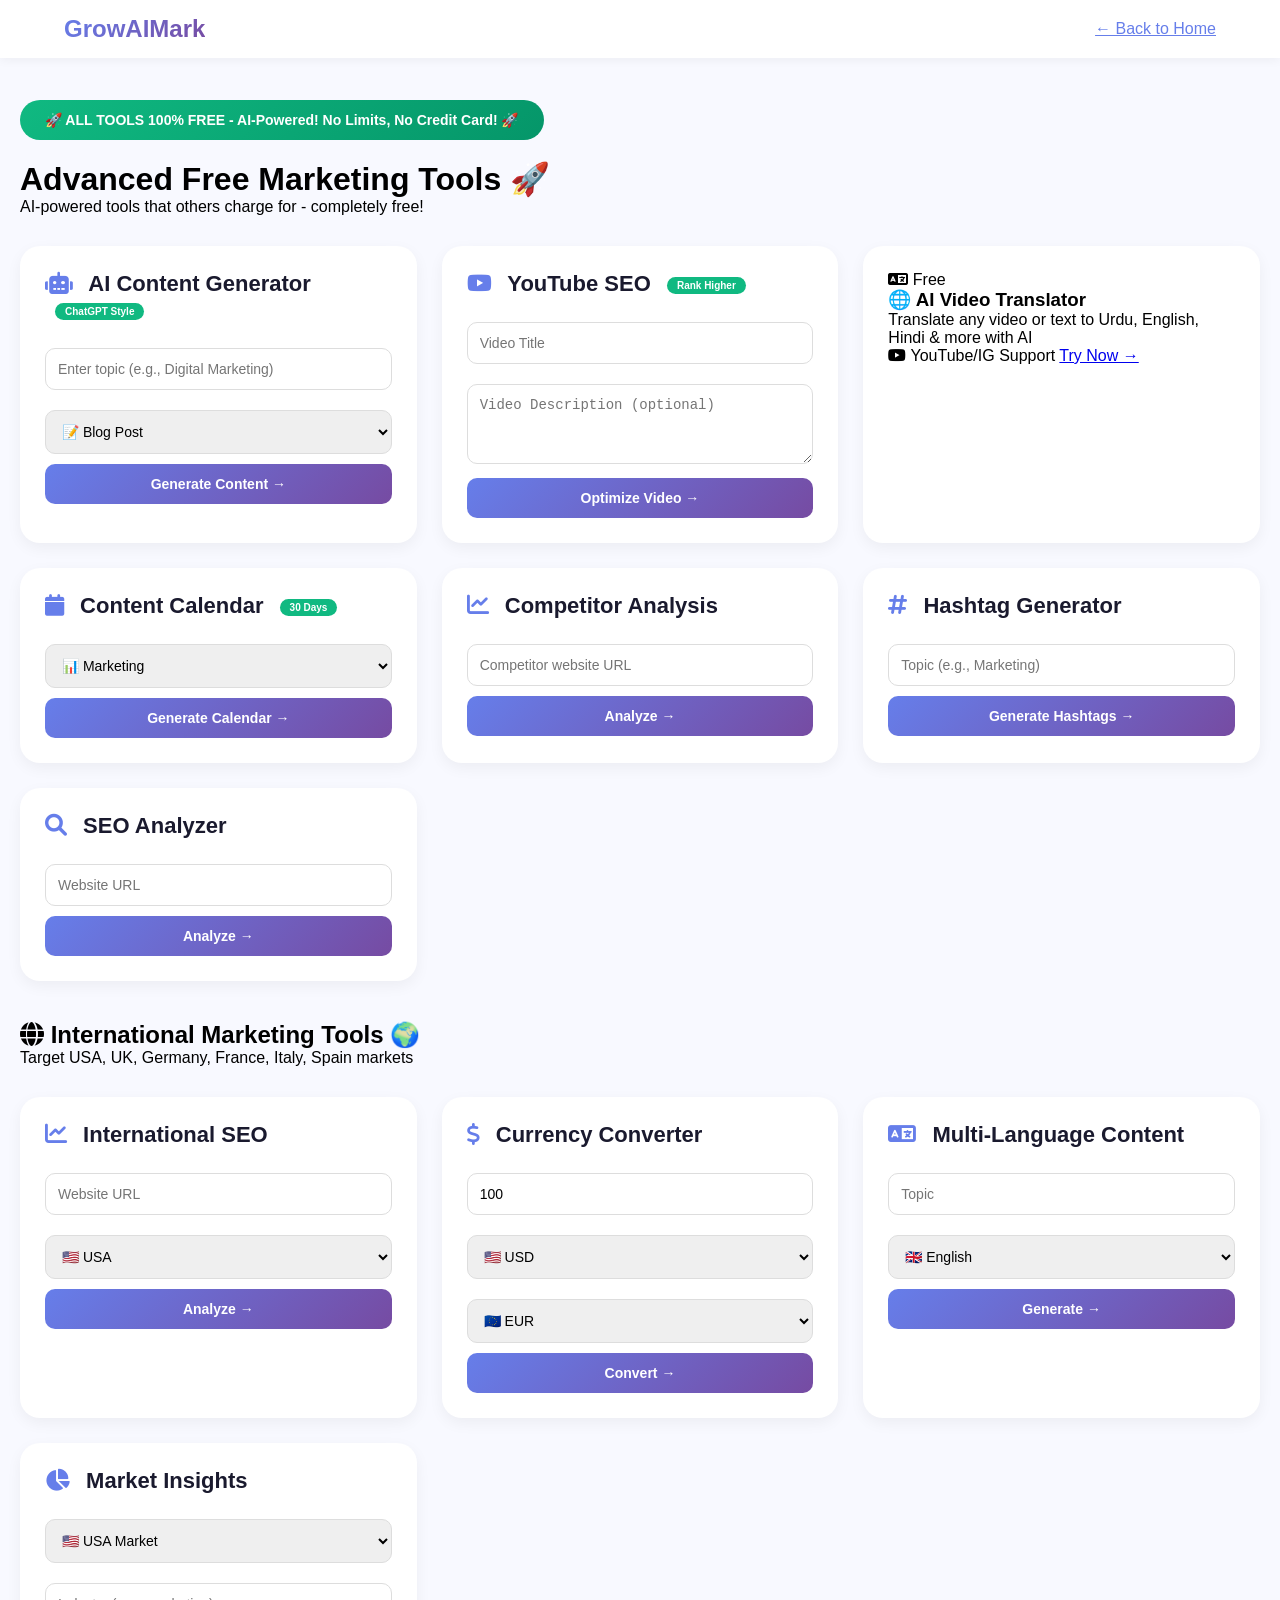
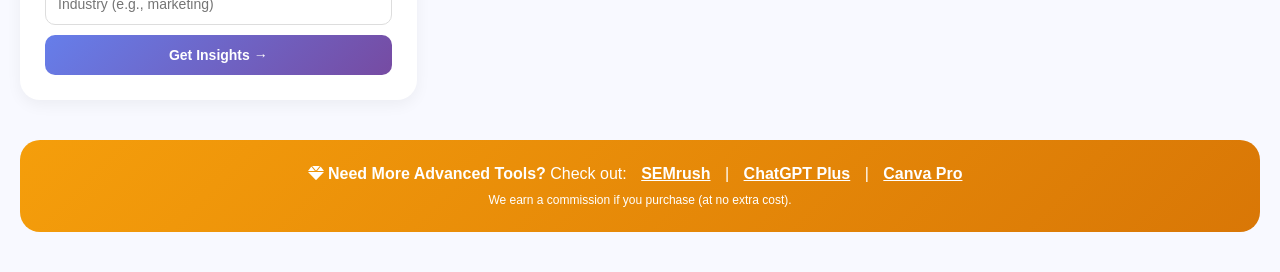
<file: templates/dashboard.html>
<!DOCTYPE html>
<html lang="en">
<head>
    <meta charset="UTF-8">
    <meta name="viewport" content="width=device-width, initial-scale=1.0">
    <title>Advanced Free Tools - GrowAIMark</title>
    <script async src="https://pagead2.googlesyndication.com/pagead/js/adsbygoogle.js?client=ca-pub-5969009960073104"
     crossorigin="anonymous"></script>
    <link href="https://cdnjs.cloudflare.com/ajax/libs/font-awesome/6.0.0/css/all.min.css" rel="stylesheet">
    <style>
        * { margin: 0; padding: 0; box-sizing: border-box; }
        body { font-family: 'Inter', sans-serif; background: #f8f9ff; }

        .navbar {
            position: fixed; top: 0; width: 100%; padding: 15px 5%;
            background: white; display: flex; justify-content: space-between;
            align-items: center; box-shadow: 0 2px 10px rgba(0,0,0,0.05);
            z-index: 1000;
        }
        .logo { font-size: 24px; font-weight: 800; background: linear-gradient(135deg, #667eea, #764ba2); -webkit-background-clip: text; -webkit-text-fill-color: transparent; text-decoration: none; }

        .dashboard-container { max-width: 1400px; margin: 100px auto 40px; padding: 0 20px; }

        .free-badge {
            background: linear-gradient(135deg, #10b981, #059669);
            color: white; padding: 12px 25px; border-radius: 50px;
            display: inline-block; font-size: 14px; margin-bottom: 20px;
            font-weight: 600;
        }

        .tools-grid { display: grid; grid-template-columns: repeat(3, 1fr); gap: 25px; margin-top: 30px; }
        .tool-card {
            background: white; border-radius: 20px; padding: 25px;
            box-shadow: 0 5px 15px rgba(0,0,0,0.05); transition: 0.3s;
        }
        .tool-card:hover { transform: translateY(-5px); box-shadow: 0 15px 35px rgba(0,0,0,0.1); }
        .tool-card h2 { margin-bottom: 15px; color: #1a1a2e; font-size: 22px; }
        .tool-card h2 i { color: #667eea; margin-right: 10px; }
        .tool-card input, .tool-card select, .tool-card textarea {
            width: 100%; padding: 12px; margin: 10px 0;
            border: 1px solid #ddd; border-radius: 10px;
            font-size: 14px;
        }
        .tool-card textarea { min-height: 80px; resize: vertical; }
        .btn-primary {
            background: linear-gradient(135deg, #667eea, #764ba2);
            color: white; padding: 12px 25px; border: none;
            border-radius: 10px; cursor: pointer; width: 100%;
            font-weight: 600; font-size: 14px;
        }
        .result { margin-top: 20px; padding: 20px; background: #f8f9ff; border-radius: 10px; display: none; max-height: 400px; overflow-y: auto; }
        .result h3 { color: #667eea; margin-bottom: 15px; font-size: 18px; }
        .result pre { white-space: pre-wrap; font-family: inherit; line-height: 1.6; }

        @media (max-width: 1024px) { .tools-grid { grid-template-columns: repeat(2, 1fr); } }
        @media (max-width: 768px) { .tools-grid { grid-template-columns: 1fr; } }

        .affiliate-banner {
            background: linear-gradient(135deg, #f59e0b, #d97706);
            color: white; padding: 25px; border-radius: 20px;
            margin-top: 40px; text-align: center;
        }
        .affiliate-banner a { color: white; font-weight: bold; margin: 0 10px; }

        .tool-tag {
            display: inline-block;
            background: #10b981;
            color: white;
            font-size: 10px;
            padding: 3px 10px;
            border-radius: 20px;
            margin-left: 10px;
            vertical-align: middle;
        }
    </style>
</head>
<body>
    <nav class="navbar">
        <a href="/" class="logo">GrowAIMark</a>
        <a href="/" style="color:#667eea;">← Back to Home</a>
    </nav>

    <div class="dashboard-container">
        <div class="free-badge">
            🚀 ALL TOOLS 100% FREE - AI-Powered! No Limits, No Credit Card! 🚀
        </div>

        <h1>Advanced Free Marketing Tools 🚀</h1>
        <p>AI-powered tools that others charge for - completely free!</p>

        <div class="tools-grid">
            <!-- AI Content Generator -->
            <div class="tool-card">
                <h2><i class="fas fa-robot"></i> AI Content Generator <span class="tool-tag">ChatGPT Style</span></h2>
                <input type="text" id="content-topic" placeholder="Enter topic (e.g., Digital Marketing)">
                <select id="content-type">
                    <option value="blog">📝 Blog Post</option>
                    <option value="social">📱 Social Media Post</option>
                    <option value="email">📧 Email Newsletter</option>
                    <option value="ad">🎯 Ad Copy</option>
                </select>
                <button class="btn-primary" onclick="generateContent()">Generate Content →</button>
                <div id="content-result" class="result"></div>
            </div>

            <!-- YouTube SEO Optimizer -->
            <div class="tool-card">
                <h2><i class="fab fa-youtube"></i> YouTube SEO <span class="tool-tag">Rank Higher</span></h2>
                <input type="text" id="video-title" placeholder="Video Title">
                <textarea id="video-desc" placeholder="Video Description (optional)"></textarea>
                <button class="btn-primary" onclick="optimizeYoutube()">Optimize Video →</button>
                <div id="youtube-result" class="result"></div>
            </div>
            <!-- AI Translator Card - Add this with other tools -->
<div class="tool-card">
    <div class="tool-header">
        <i class="fas fa-language"></i>
        <span class="tool-badge free">Free</span>
    </div>
    <h3>🌐 AI Video Translator</h3>
    <p>Translate any video or text to Urdu, English, Hindi & more with AI</p>
    <div class="tool-meta">
        <span><i class="fab fa-youtube"></i> YouTube/IG Support</span>
        <a href="/translator" class="tool-link">Try Now →</a>
    </div>
</div>
            <!-- Content Calendar -->
            <div class="tool-card">
                <h2><i class="fas fa-calendar"></i> Content Calendar <span class="tool-tag">30 Days</span></h2>
                <select id="calendar-niche">
                    <option value="marketing">📊 Marketing</option>
                    <option value="seo">🔍 SEO</option>
                    <option value="social">📱 Social Media</option>
                </select>
                <button class="btn-primary" onclick="generateCalendar()">Generate Calendar →</button>
                <div id="calendar-result" class="result"></div>
            </div>

            <!-- Competitor Analysis -->
            <div class="tool-card">
                <h2><i class="fas fa-chart-line"></i> Competitor Analysis</h2>
                <input type="text" id="competitor-url" placeholder="Competitor website URL">
                <button class="btn-primary" onclick="analyzeCompetitor()">Analyze →</button>
                <div id="competitor-result" class="result"></div>
            </div>

            <!-- Hashtag Generator -->
            <div class="tool-card">
                <h2><i class="fas fa-hashtag"></i> Hashtag Generator</h2>
                <input type="text" id="hashtag-topic" placeholder="Topic (e.g., Marketing)">
                <button class="btn-primary" onclick="generateHashtags()">Generate Hashtags →</button>
                <div id="hashtag-result" class="result"></div>
            </div>

            <!-- SEO Analyzer (Existing) -->
            <div class="tool-card">
                <h2><i class="fas fa-search"></i> SEO Analyzer</h2>
                <input type="url" id="seo-url" placeholder="Website URL">
                <button class="btn-primary" onclick="analyzeSEO()">Analyze →</button>
                <div id="seo-result" class="result"></div>
            </div>
        </div>
        <!-- International Tools Section -->
<div style="margin: 40px 0 20px;">
    <h2><i class="fas fa-globe"></i> International Marketing Tools 🌍</h2>
    <p>Target USA, UK, Germany, France, Italy, Spain markets</p>
</div>

<div class="tools-grid">
    <!-- International SEO -->
    <div class="tool-card">
        <h2><i class="fas fa-chart-line"></i> International SEO</h2>
        <input type="url" id="intl-url" placeholder="Website URL">
        <select id="intl-country">
            <option value="us">🇺🇸 USA</option>
            <option value="uk">🇬🇧 United Kingdom</option>
            <option value="de">🇩🇪 Germany</option>
            <option value="fr">🇫🇷 France</option>
            <option value="it">🇮🇹 Italy</option>
            <option value="es">🇪🇸 Spain</option>
        </select>
        <button class="btn-primary" onclick="analyzeInternationalSEO()">Analyze →</button>
        <div id="intl-result" class="result"></div>
    </div>

    <!-- Currency Converter -->
    <div class="tool-card">
        <h2><i class="fas fa-dollar-sign"></i> Currency Converter</h2>
        <input type="number" id="currency-amount" placeholder="Amount" value="100">
        <select id="currency-from">
            <option value="USD">🇺🇸 USD</option>
            <option value="EUR">🇪🇺 EUR</option>
            <option value="GBP">🇬🇧 GBP</option>
            <option value="PKR">🇵🇰 PKR</option>
        </select>
        <select id="currency-to">
            <option value="EUR">🇪🇺 EUR</option>
            <option value="USD">🇺🇸 USD</option>
            <option value="GBP">🇬🇧 GBP</option>
            <option value="PKR">🇵🇰 PKR</option>
        </select>
        <button class="btn-primary" onclick="convertCurrency()">Convert →</button>
        <div id="currency-result" class="result"></div>
    </div>

    <!-- Multi-Language Content -->
    <div class="tool-card">
        <h2><i class="fas fa-language"></i> Multi-Language Content</h2>
        <input type="text" id="ml-topic" placeholder="Topic">
        <select id="ml-language">
            <option value="en">🇬🇧 English</option>
            <option value="es">🇪🇸 Spanish</option>
            <option value="fr">🇫🇷 French</option>
            <option value="de">🇩🇪 German</option>
            <option value="it">🇮🇹 Italian</option>
        </select>
        <button class="btn-primary" onclick="generateMultilanguage()">Generate →</button>
        <div id="ml-result" class="result"></div>
    </div>

    <!-- Market Insights -->
    <div class="tool-card">
        <h2><i class="fas fa-chart-pie"></i> Market Insights</h2>
        <select id="market-country">
            <option value="us">🇺🇸 USA Market</option>
            <option value="uk">🇬🇧 UK Market</option>
            <option value="eu">🇪🇺 Europe Market</option>
        </select>
        <input type="text" id="market-industry" placeholder="Industry (e.g., marketing)">
        <button class="btn-primary" onclick="getMarketInsights()">Get Insights →</button>
        <div id="market-result" class="result"></div>
    </div>
</div>

<script>
// International SEO
async function analyzeInternationalSEO() {
    const url = document.getElementById('intl-url').value;
    const country = document.getElementById('intl-country').value;
    const resultDiv = document.getElementById('intl-result');
    if (!url) { alert('Enter website URL'); return; }
    resultDiv.style.display = 'block';
    resultDiv.innerHTML = '<p>🌍 Analyzing international SEO...</p>';

    const response = await fetch('/api/international/seo', {
        method: 'POST',
        headers: {'Content-Type': 'application/json'},
        body: JSON.stringify({url: url, country: country})
    });
    const data = await response.json();

    resultDiv.innerHTML = `
        <h3>🌍 SEO Analysis for ${data.country}</h3>
        <p><strong>SEO Score:</strong> ${data.score}/100</p>
        <p><strong>Global Rank:</strong> #${data.global_rank.toLocaleString()}</p>
        <p><strong>Country Rank:</strong> #${data.country_rank.toLocaleString()}</p>
        <p><strong>USA Traffic:</strong> ${data.organic_traffic.us.toLocaleString()} visits/month</p>
        <p><strong>UK Traffic:</strong> ${data.organic_traffic.uk.toLocaleString()} visits/month</p>
        <p><strong>EU Traffic:</strong> ${data.organic_traffic.eu.toLocaleString()} visits/month</p>
        <h4>💡 Recommendations:</h4>
        <ul>${data.recommendations.map(r => `<li>${r}</li>`).join('')}</ul>
        <p style="color:#10b981;">✨ ${data.message}</p>
    `;
}

// Currency Converter
async function convertCurrency() {
    const amount = document.getElementById('currency-amount').value;
    const from = document.getElementById('currency-from').value;
    const to = document.getElementById('currency-to').value;
    const resultDiv = document.getElementById('currency-result');

    resultDiv.style.display = 'block';
    resultDiv.innerHTML = '<p>💱 Converting...</p>';

    const response = await fetch('/api/currency/convert', {
        method: 'POST',
        headers: {'Content-Type': 'application/json'},
        body: JSON.stringify({amount: parseFloat(amount), from: from, to: to})
    });
    const data = await response.json();

    resultDiv.innerHTML = `
        <h3>💱 Conversion Result</h3>
        <p><strong>${data.amount} ${data.from}</strong> = <strong style="color:#667eea;">${data.converted} ${data.to}</strong></p>
        <p>Exchange Rate: 1 ${data.from} = ${data.rate} ${data.to}</p>
        <p style="color:#10b981;">✨ ${data.message}</p>
    `;
}

// Multi-Language Content
async function generateMultilanguage() {
    const topic = document.getElementById('ml-topic').value;
    const language = document.getElementById('ml-language').value;
    const resultDiv = document.getElementById('ml-result');
    if (!topic) { alert('Enter topic'); return; }
    resultDiv.style.display = 'block';
    resultDiv.innerHTML = '<p>🌍 Generating content...</p>';

    const response = await fetch('/api/multilanguage/content', {
        method: 'POST',
        headers: {'Content-Type': 'application/json'},
        body: JSON.stringify({topic: topic, language: language})
    });
    const data = await response.json();

    resultDiv.innerHTML = `
        <h3>📝 Content in ${data.language}</h3>
        <pre style="white-space:pre-wrap;">${data.content}</pre>
        <p style="color:#10b981;">✨ ${data.message}</p>
    `;
}

// Market Insights
async function getMarketInsights() {
    const market = document.getElementById('market-country').value;
    const industry = document.getElementById('market-industry').value;
    const resultDiv = document.getElementById('market-result');

    resultDiv.style.display = 'block';
    resultDiv.innerHTML = '<p>📊 Fetching market insights...</p>';

    const response = await fetch('/api/market/insights', {
        method: 'POST',
        headers: {'Content-Type': 'application/json'},
        body: JSON.stringify({market: market, industry: industry || 'marketing'})
    });
    const data = await response.json();

    resultDiv.innerHTML = `
        <h3>📊 ${data.market} Market Insights</h3>
        <p><strong>Market Size:</strong> ${data.market_size}</p>
        <p><strong>Growth Rate:</strong> ${data.growth_rate}</p>
        <p><strong>Top Trends:</strong> ${data.top_trends.join(', ')}</p>
        <p><strong>Consumer Behavior:</strong> ${data.consumer_behavior}</p>
        <p style="color:#10b981;">✨ ${data.message}</p>
    `;
}
    </script>

        <div class="affiliate-banner">
            <i class="fas fa-gem"></i> <strong>Need More Advanced Tools?</strong> Check out:
            <a href="https://semrush.com" target="_blank">SEMrush</a> |
            <a href="https://chat.openai.com" target="_blank">ChatGPT Plus</a> |
            <a href="https://canva.com" target="_blank">Canva Pro</a>
            <p style="font-size:12px; margin-top:10px;">We earn a commission if you purchase (at no extra cost).</p>
        </div>
    </div>

    <script>
        // AI Content Generator
        async function generateContent() {
            const topic = document.getElementById('content-topic').value;
            const type = document.getElementById('content-type').value;
            const resultDiv = document.getElementById('content-result');
            if (!topic) { alert('Please enter a topic'); return; }
            resultDiv.style.display = 'block';
            resultDiv.innerHTML = '<p>🤖 AI is thinking...</p>';

            const response = await fetch('/api/content/generate', {
                method: 'POST',
                headers: {'Content-Type': 'application/json'},
                body: JSON.stringify({topic: topic, type: type})
            });
            const data = await response.json();

            resultDiv.innerHTML = `<h3>📝 Generated ${type.toUpperCase()} Content</h3><pre>${data.content}</pre><p style="color:#10b981;">✨ ${data.message}</p>`;
        }

        // YouTube SEO
        async function optimizeYoutube() {
            const title = document.getElementById('video-title').value;
            const desc = document.getElementById('video-desc').value;
            const resultDiv = document.getElementById('youtube-result');
            if (!title) { alert('Please enter video title'); return; }
            resultDiv.style.display = 'block';
            resultDiv.innerHTML = '<p>🎬 Optimizing...</p>';

            const response = await fetch('/api/youtube/seo', {
                method: 'POST',
                headers: {'Content-Type': 'application/json'},
                body: JSON.stringify({title: title, description: desc})
            });
            const data = await response.json();

            let html = `<h3>🎯 Optimized Titles</h3><ul>`;
            data.optimized_titles.forEach(t => { html += `<li>${t}</li>`; });
            html += `</ul><h3>📝 Optimized Description</h3><pre>${data.optimized_description}</pre><h3>🏷️ Tags</h3><p>${data.tags.join(', ')}</p><p style="color:#10b981;">✨ ${data.message}</p>`;
            resultDiv.innerHTML = html;
        }

        // Content Calendar
        async function generateCalendar() {
            const niche = document.getElementById('calendar-niche').value;
            const resultDiv = document.getElementById('calendar-result');
            resultDiv.style.display = 'block';
            resultDiv.innerHTML = '<p>📅 Generating calendar...</p>';

            const response = await fetch('/api/calendar/generate', {
                method: 'POST',
                headers: {'Content-Type': 'application/json'},
                body: JSON.stringify({niche: niche, days: 7})
            });
            const data = await response.json();

            let html = `<h3>📅 7-Day Content Calendar for ${niche.toUpperCase()}</h3><table style="width:100%; border-collapse:collapse;">`;
            html += `<tr style="background:#667eea; color:white;"><th>Day</th><th>Content Idea</th><th>Platform</th><th>Best Time</th></tr>`;
            data.calendar.forEach(day => {
                html += `<tr style="border-bottom:1px solid #ddd;"><td style="padding:10px;">Day ${day.day}</td><td>${day.idea}</td><td>${day.platform}</td><td>${day.best_time}</td></tr>`;
            });
            html += `</table><p style="color:#10b981;">✨ ${data.message}</p>`;
            resultDiv.innerHTML = html;
        }

        // Competitor Analysis
        async function analyzeCompetitor() {
            const url = document.getElementById('competitor-url').value;
            const resultDiv = document.getElementById('competitor-result');
            if (!url) { alert('Please enter competitor URL'); return; }
            resultDiv.style.display = 'block';
            resultDiv.innerHTML = '<p>🔍 Analyzing competitor...</p>';

            const response = await fetch('/api/competitor/analyze', {
                method: 'POST',
                headers: {'Content-Type': 'application/json'},
                body: JSON.stringify({url: url})
            });
            const data = await response.json();

            let html = `<h3>📊 Competitor Analysis: ${data.url}</h3>
                <p><strong>Domain Authority:</strong> ${data.metrics.domain_authority}</p>
                <p><strong>Monthly Traffic:</strong> ${data.metrics.monthly_traffic.toLocaleString()}</p>
                <p><strong>Backlinks:</strong> ${data.metrics.backlinks.toLocaleString()}</p>
                <p><strong>Top Keywords:</strong> ${data.metrics.top_keywords.join(', ')}</p>
                <h4>✅ Strengths</h4><ul>${data.strengths.map(s => `<li>${s}</li>`).join('')}</ul>
                <h4>⚠️ Weaknesses</h4><ul>${data.weaknesses.map(w => `<li>${w}</li>`).join('')}</ul>
                <h4>🚀 Opportunities</h4><ul>${data.opportunities.map(o => `<li>${o}</li>`).join('')}</ul>
                <p style="color:#10b981;">✨ ${data.message}</p>`;
            resultDiv.innerHTML = html;
        }

        // Hashtag Generator
        async function generateHashtags() {
            const topic = document.getElementById('hashtag-topic').value;
            const resultDiv = document.getElementById('hashtag-result');
            if (!topic) { alert('Please enter a topic'); return; }
            resultDiv.style.display = 'block';
            resultDiv.innerHTML = '<p>#️⃣ Generating hashtags...</p>';

            const response = await fetch('/api/hashtags/generate', {
                method: 'POST',
                headers: {'Content-Type': 'application/json'},
                body: JSON.stringify({topic: topic})
            });
            const data = await response.json();

            let html = `<h3>#️⃣ Hashtags for ${data.topic}</h3>
                <h4>🔥 Popular Hashtags</h4><p>${data.popular_hashtags.join(' ')}</p>
                <h4>🎯 Niche Hashtags</h4><p>${data.niche_hashtags.join(' ')}</p>
                <h4>📋 All Hashtags</h4><p>${data.hashtags.join(' ')}</p>
                <p style="color:#10b981;">✨ ${data.message}</p>`;
            resultDiv.innerHTML = html;
        }

        // Existing SEO Analyzer
        async function analyzeSEO() {
            const url = document.getElementById('seo-url').value;
            const resultDiv = document.getElementById('seo-result');
            if (!url) { alert('Please enter URL'); return; }
            resultDiv.style.display = 'block';
            resultDiv.innerHTML = '<p>🔍 Analyzing...</p>';

            const response = await fetch('/api/seo/analyze', {
                method: 'POST',
                headers: {'Content-Type': 'application/json'},
                body: JSON.stringify({url: url})
            });
            const data = await response.json();

            resultDiv.innerHTML = `<h3>📊 SEO Score: ${data.score}/100</h3>
                <div style="background:#e0e0e0; height:10px; border-radius:10px;"><div style="width:${data.score}%; background:#667eea; height:10px; border-radius:10px;"></div></div>
                <p><strong>Title:</strong> ${data.title}</p>
                <p><strong>Issues:</strong> ${data.issues.join(', ')}</p>
                <p><strong>Recommendations:</strong> ${data.recommendations.join(', ')}</p>
                <p style="color:#10b981;">✨ ${data.message}</p>`;
        }
    </script>
</body>
</html>
</file>
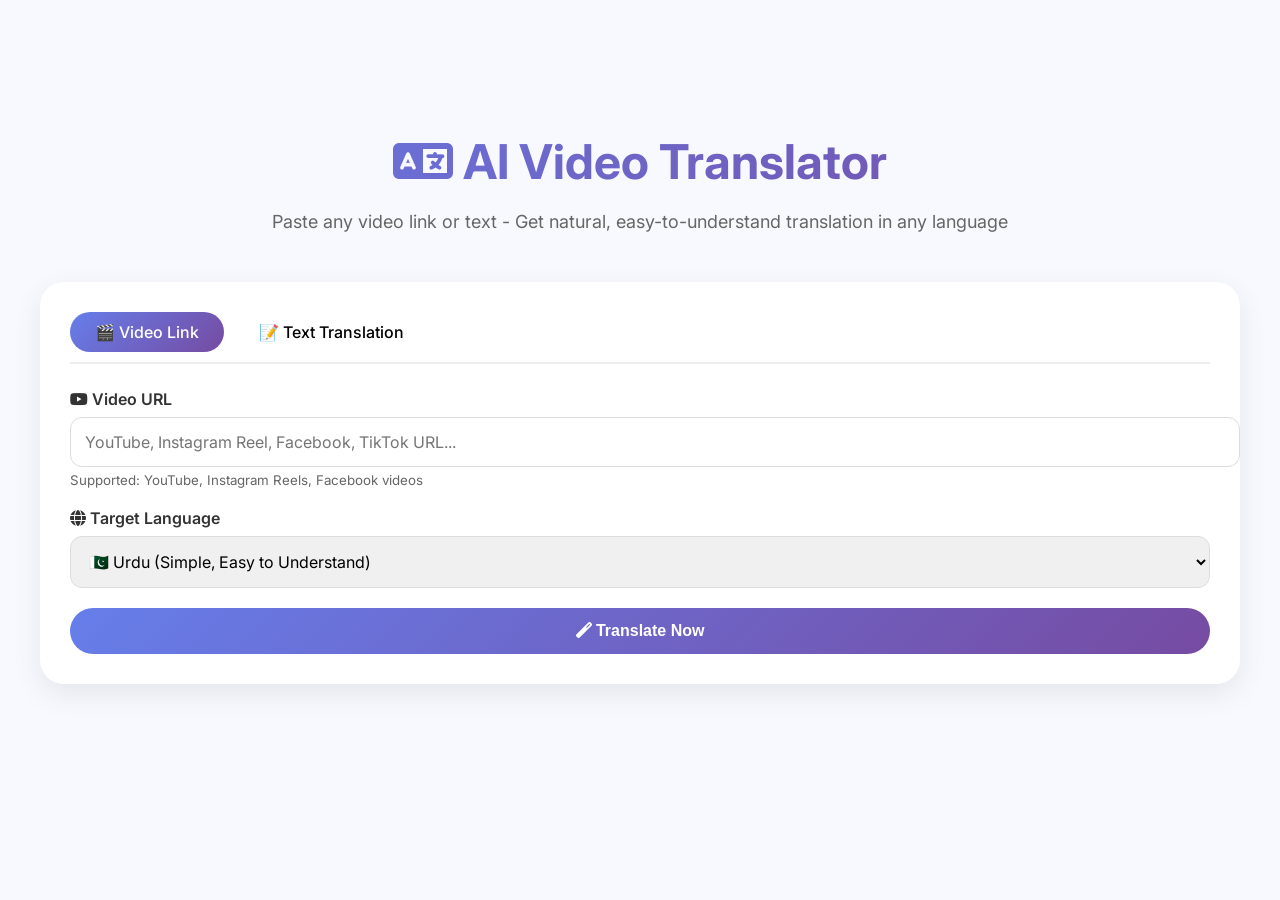
<file: templates/translator.html>
<!DOCTYPE html>
<html lang="en">
<head>
    <meta charset="UTF-8">
    <meta name="viewport" content="width=device-width, initial-scale=1.0">
    <title>AI Video Translator - Translate Any Video to Any Language</title>
    <link href="https://cdnjs.cloudflare.com/ajax/libs/font-awesome/6.0.0/css/all.min.css" rel="stylesheet">
    <link href="https://fonts.googleapis.com/css2?family=Inter:wght@300;400;500;600;700;800&display=swap" rel="stylesheet">
    <style>
        body {
            font-family: 'Inter', sans-serif;
            background: #f8f9ff;
            margin: 0;
            padding: 0;
        }
        .translator-container {
            max-width: 1200px;
            margin: 0 auto;
            padding: 100px 24px 60px;
        }
        .hero-section {
            text-align: center;
            margin-bottom: 50px;
        }
        .hero-section h1 {
            font-size: 48px;
            background: linear-gradient(135deg, #667eea, #764ba2);
            -webkit-background-clip: text;
            -webkit-text-fill-color: transparent;
            margin-bottom: 20px;
        }
        .hero-section p {
            color: #666;
            font-size: 18px;
        }
        .input-card {
            background: white;
            border-radius: 24px;
            padding: 30px;
            box-shadow: 0 10px 30px rgba(0,0,0,0.08);
            margin-bottom: 30px;
        }
        .input-group {
            margin-bottom: 20px;
        }
        .input-group label {
            display: block;
            font-weight: 600;
            margin-bottom: 8px;
            color: #333;
        }
        .input-group input, .input-group select, .input-group textarea {
            width: 100%;
            padding: 14px;
            border: 1px solid #ddd;
            border-radius: 12px;
            font-size: 16px;
            font-family: inherit;
        }
        .input-group textarea {
            min-height: 150px;
            resize: vertical;
        }
        .mode-tabs {
            display: flex;
            gap: 10px;
            margin-bottom: 25px;
            border-bottom: 2px solid #eee;
            padding-bottom: 10px;
        }
        .mode-tab {
            padding: 10px 25px;
            cursor: pointer;
            border-radius: 30px;
            transition: 0.3s;
            font-weight: 500;
        }
        .mode-tab.active {
            background: linear-gradient(135deg, #667eea, #764ba2);
            color: white;
        }
        .btn-primary {
            background: linear-gradient(135deg, #667eea, #764ba2);
            color: white;
            padding: 14px 30px;
            border: none;
            border-radius: 40px;
            font-size: 16px;
            font-weight: 600;
            cursor: pointer;
            width: 100%;
            transition: 0.3s;
        }
        .btn-primary:hover {
            transform: translateY(-2px);
            box-shadow: 0 10px 20px rgba(102,126,234,0.3);
        }
        .result-card {
            background: white;
            border-radius: 24px;
            padding: 30px;
            box-shadow: 0 10px 30px rgba(0,0,0,0.08);
            display: none;
        }
        .result-header {
            display: flex;
            justify-content: space-between;
            align-items: center;
            margin-bottom: 20px;
            flex-wrap: wrap;
            gap: 10px;
        }
        .result-box {
            background: #f8f9ff;
            padding: 20px;
            border-radius: 16px;
            margin-bottom: 20px;
        }
        .result-box h4 {
            color: #667eea;
            margin-bottom: 10px;
        }
        .result-box p {
            line-height: 1.6;
            color: #444;
        }
        .copy-btn {
            background: #10b981;
            color: white;
            padding: 8px 15px;
            border: none;
            border-radius: 20px;
            cursor: pointer;
        }
        .loading {
            text-align: center;
            padding: 30px;
            display: none;
        }
        .loading i {
            font-size: 40px;
            color: #667eea;
            animation: spin 1s linear infinite;
        }
        @keyframes spin {
            0% { transform: rotate(0deg); }
            100% { transform: rotate(360deg); }
        }
        .language-select {
            background: #f0f0f0;
            border-radius: 12px;
        }
        @media (max-width: 768px) {
            .hero-section h1 { font-size: 32px; }
            .mode-tab { padding: 8px 16px; font-size: 14px; }
        }
    </style>
</head>
<body>
    <div class="translator-container">
        <div class="hero-section">
            <h1><i class="fas fa-language"></i> AI Video Translator</h1>
            <p>Paste any video link or text - Get natural, easy-to-understand translation in any language</p>
        </div>

        <div class="input-card">
            <div class="mode-tabs">
                <div class="mode-tab active" data-mode="video">🎬 Video Link</div>
                <div class="mode-tab" data-mode="text">📝 Text Translation</div>
            </div>

            <div id="video-mode">
                <div class="input-group">
                    <label><i class="fab fa-youtube"></i> Video URL</label>
                    <input type="text" id="videoUrl" placeholder="YouTube, Instagram Reel, Facebook, TikTok URL...">
                    <small style="color:#666; display:block; margin-top:5px;">Supported: YouTube, Instagram Reels, Facebook videos</small>
                </div>
            </div>

            <div id="text-mode" style="display: none;">
                <div class="input-group">
                    <label><i class="fas fa-pen"></i> Text to Translate</label>
                    <textarea id="textInput" placeholder="Enter text you want to translate..."></textarea>
                </div>
            </div>

            <div class="input-group">
                <label><i class="fas fa-globe"></i> Target Language</label>
                <select id="targetLanguage" class="language-select">
                    <option value="urdu">🇵🇰 Urdu (Simple, Easy to Understand)</option>
                    <option value="english">🇬🇧 English</option>
                    <option value="hindi">🇮🇳 Hindi</option>
                    <option value="arabic">🇸🇦 Arabic</option>
                    <option value="french">🇫🇷 French</option>
                    <option value="spanish">🇪🇸 Spanish</option>
                    <option value="german">🇩🇪 German</option>
                    <option value="turkish">🇹🇷 Turkish</option>
                    <option value="bangla">🇧🇩 Bangla</option>
                </select>
            </div>

            <button class="btn-primary" id="translateBtn">
                <i class="fas fa-magic"></i> Translate Now
            </button>
        </div>

        <div class="loading" id="loading">
            <i class="fas fa-spinner fa-spin"></i>
            <p>Translating... This may take a few seconds</p>
        </div>

        <div class="result-card" id="resultCard">
            <div class="result-header">
                <h3><i class="fas fa-file-alt"></i> Translation Result</h3>
                <button class="copy-btn" id="copyBtn"><i class="fas fa-copy"></i> Copy</button>
            </div>
            <div class="result-box">
                <h4><i class="fas fa-language"></i> Original Text</h4>
                <p id="originalText"></p>
            </div>
            <div class="result-box">
                <h4><i class="fas fa-magic"></i> Translated Text</h4>
                <p id="translatedText"></p>
            </div>
        </div>
    </div>

    <script>
        let currentMode = 'video';

        // Mode switching
        document.querySelectorAll('.mode-tab').forEach(tab => {
            tab.addEventListener('click', () => {
                document.querySelectorAll('.mode-tab').forEach(t => t.classList.remove('active'));
                tab.classList.add('active');
                currentMode = tab.dataset.mode;

                if (currentMode === 'video') {
                    document.getElementById('video-mode').style.display = 'block';
                    document.getElementById('text-mode').style.display = 'none';
                } else {
                    document.getElementById('video-mode').style.display = 'none';
                    document.getElementById('text-mode').style.display = 'block';
                }
            });
        });

        // Translation function
        document.getElementById('translateBtn').addEventListener('click', async () => {
            const targetLang = document.getElementById('targetLanguage').value;
            const loading = document.getElementById('loading');
            const resultCard = document.getElementById('resultCard');

            loading.style.display = 'block';
            resultCard.style.display = 'none';

            try {
                let response;

                if (currentMode === 'video') {
                    const url = document.getElementById('videoUrl').value;
                    if (!url) {
                        alert('Please enter a video URL');
                        loading.style.display = 'none';
                        return;
                    }
                    response = await fetch('/api/translate/video', {
                        method: 'POST',
                        headers: { 'Content-Type': 'application/json' },
                        body: JSON.stringify({ url: url, language: targetLang })
                    });
                } else {
                    const text = document.getElementById('textInput').value;
                    if (!text) {
                        alert('Please enter text to translate');
                        loading.style.display = 'none';
                        return;
                    }
                    response = await fetch('/api/translate/text', {
                        method: 'POST',
                        headers: { 'Content-Type': 'application/json' },
                        body: JSON.stringify({ text: text, language: targetLang })
                    });
                }

                const data = await response.json();
                loading.style.display = 'none';

                if (data.success) {
                    document.getElementById('originalText').innerHTML = data.original || data.original_text || 'N/A';
                    document.getElementById('translatedText').innerHTML = data.translated || data.translated_text || 'N/A';
                    resultCard.style.display = 'block';
                } else {
                    alert('Error: ' + (data.error || 'Something went wrong'));
                }
            } catch (error) {
                loading.style.display = 'none';
                alert('Error: ' + error.message);
            }
        });

        // Copy button
        document.getElementById('copyBtn').addEventListener('click', () => {
            const text = document.getElementById('translatedText').innerText;
            navigator.clipboard.writeText(text);
            alert('Copied to clipboard!');
        });
    </script>
</body>
</html>
</file>
